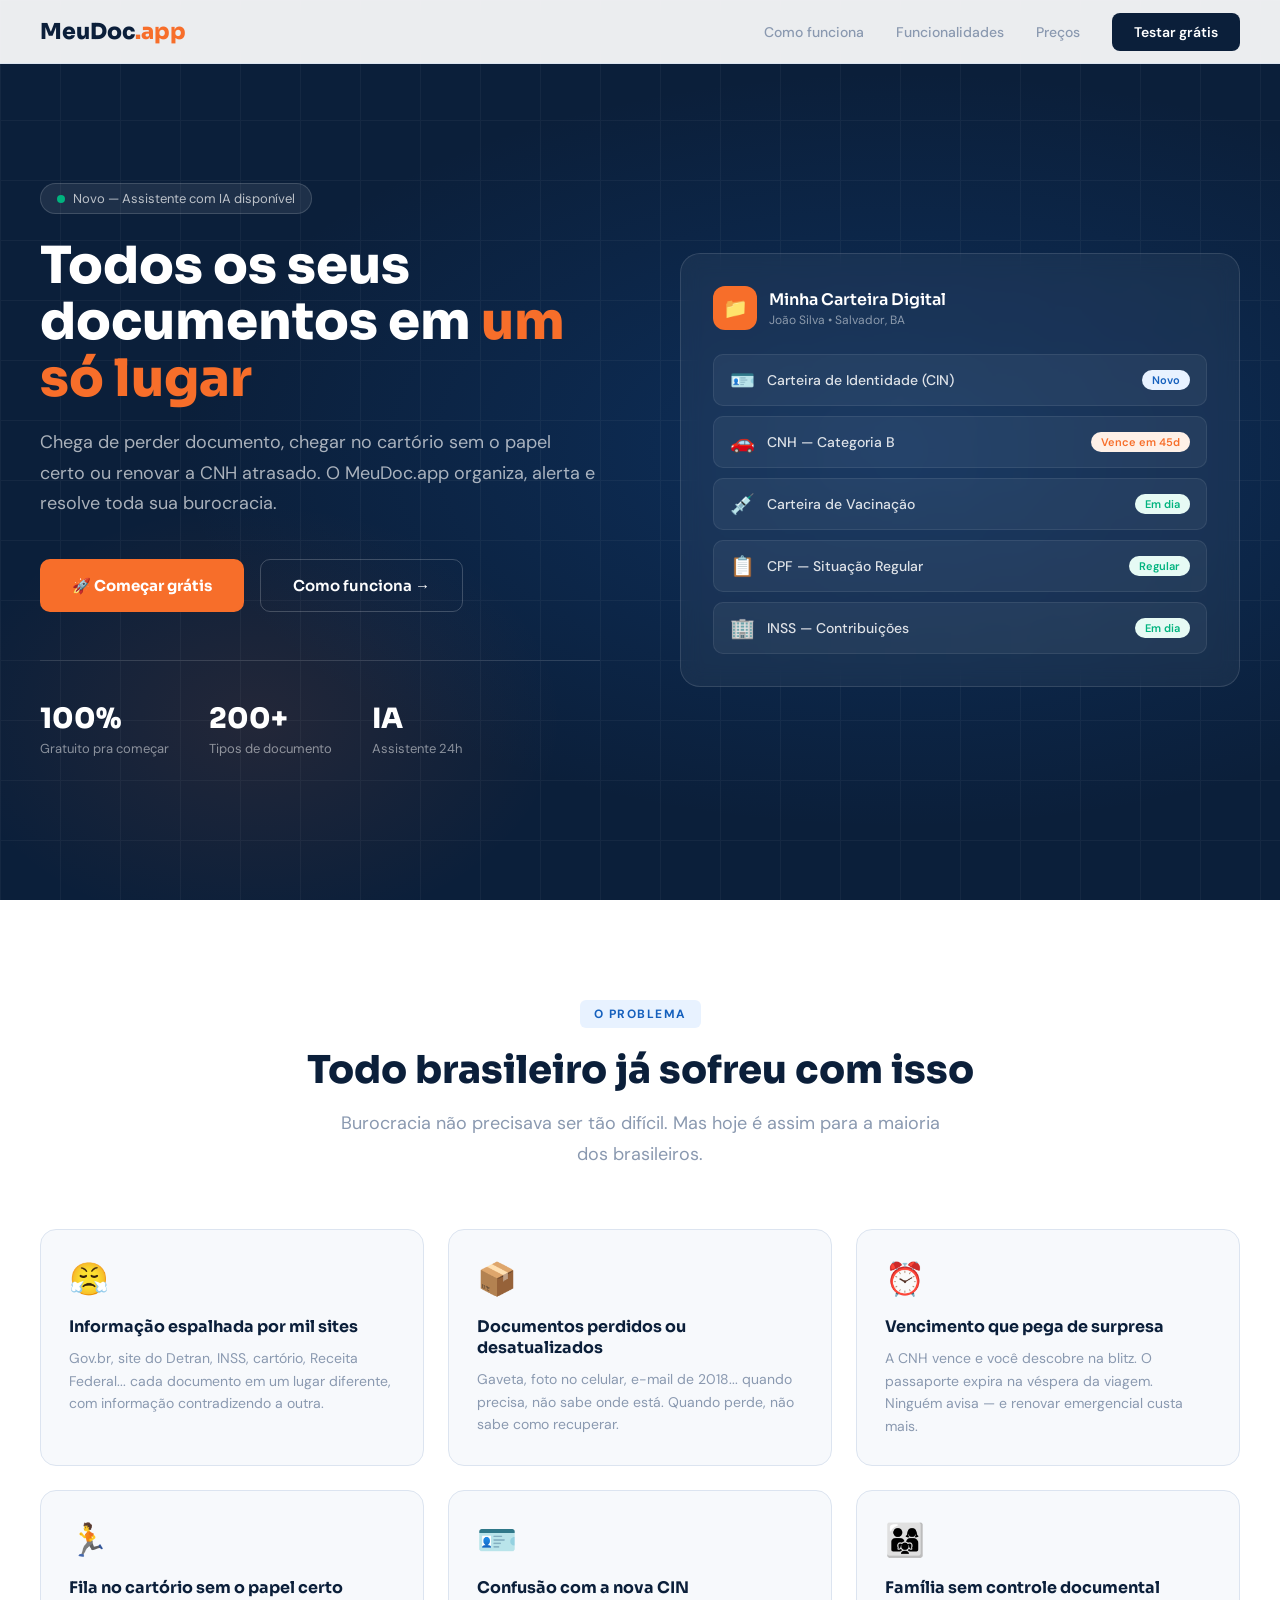
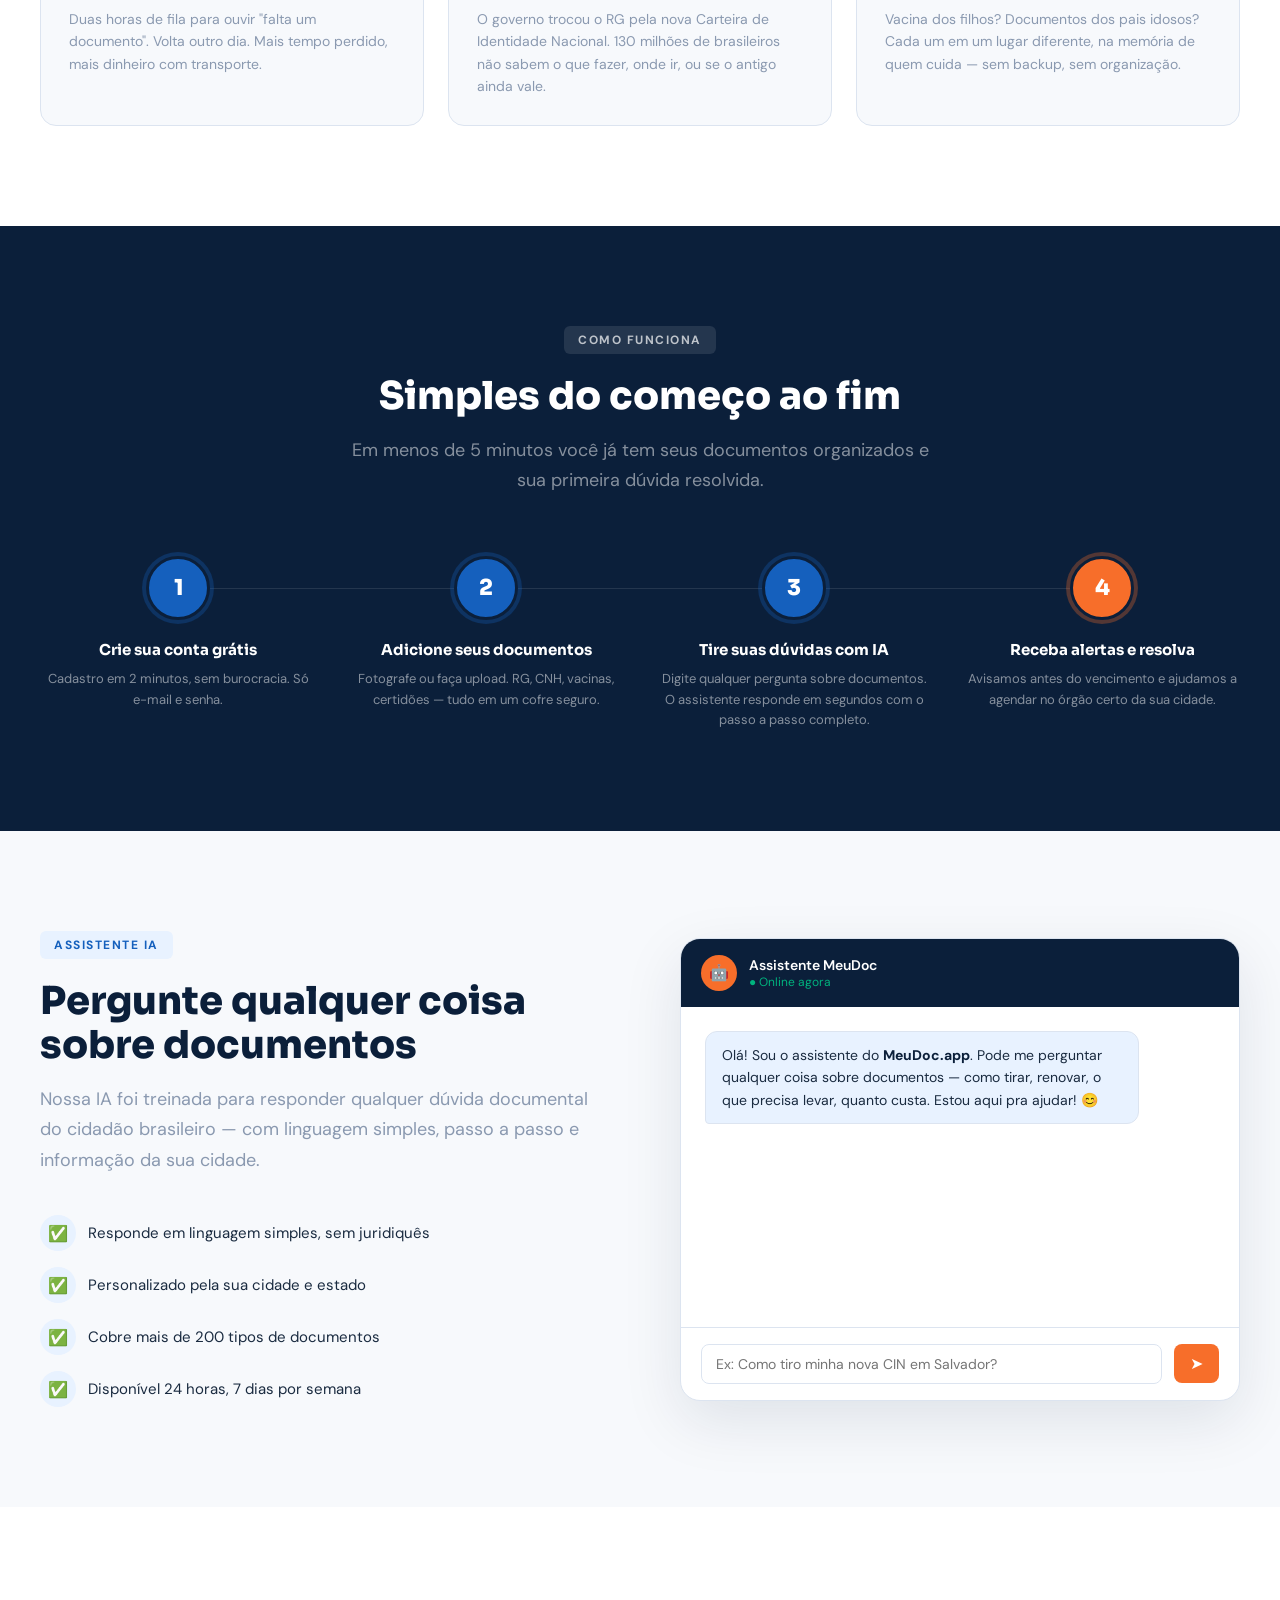
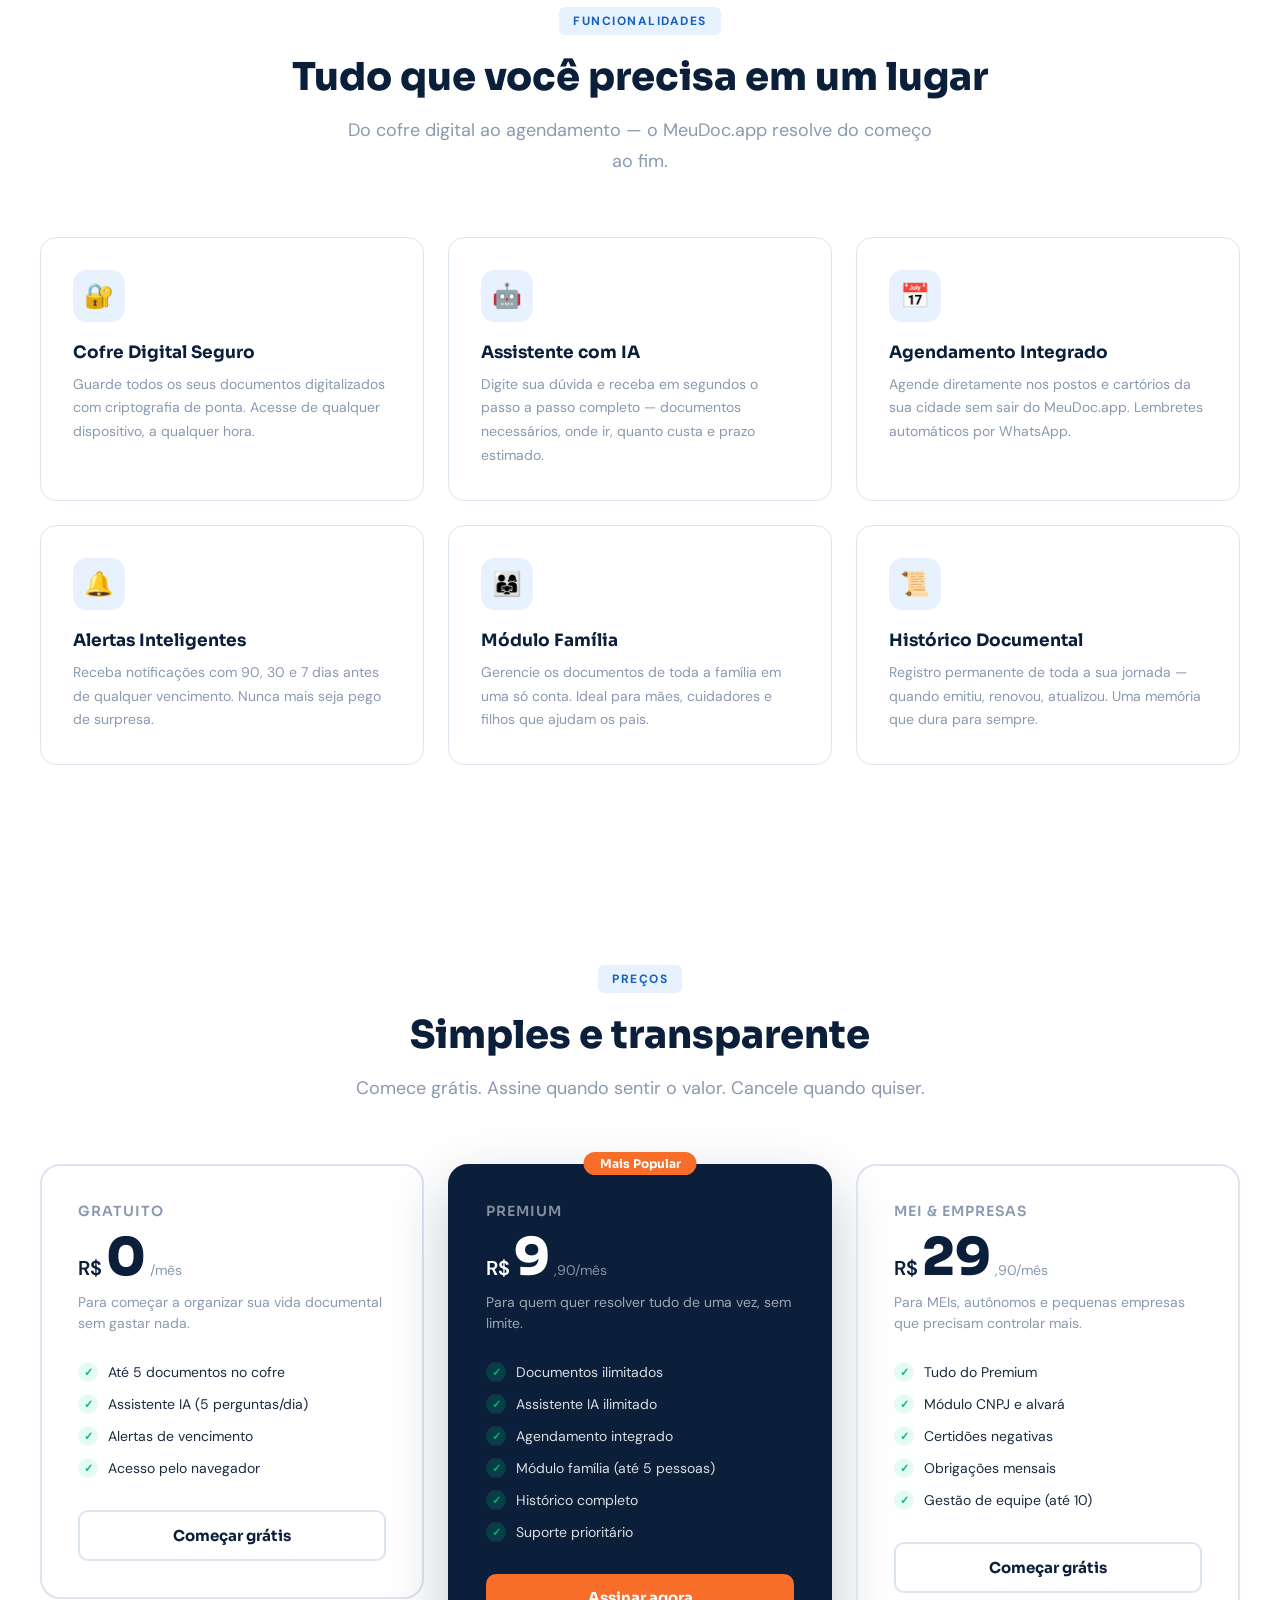
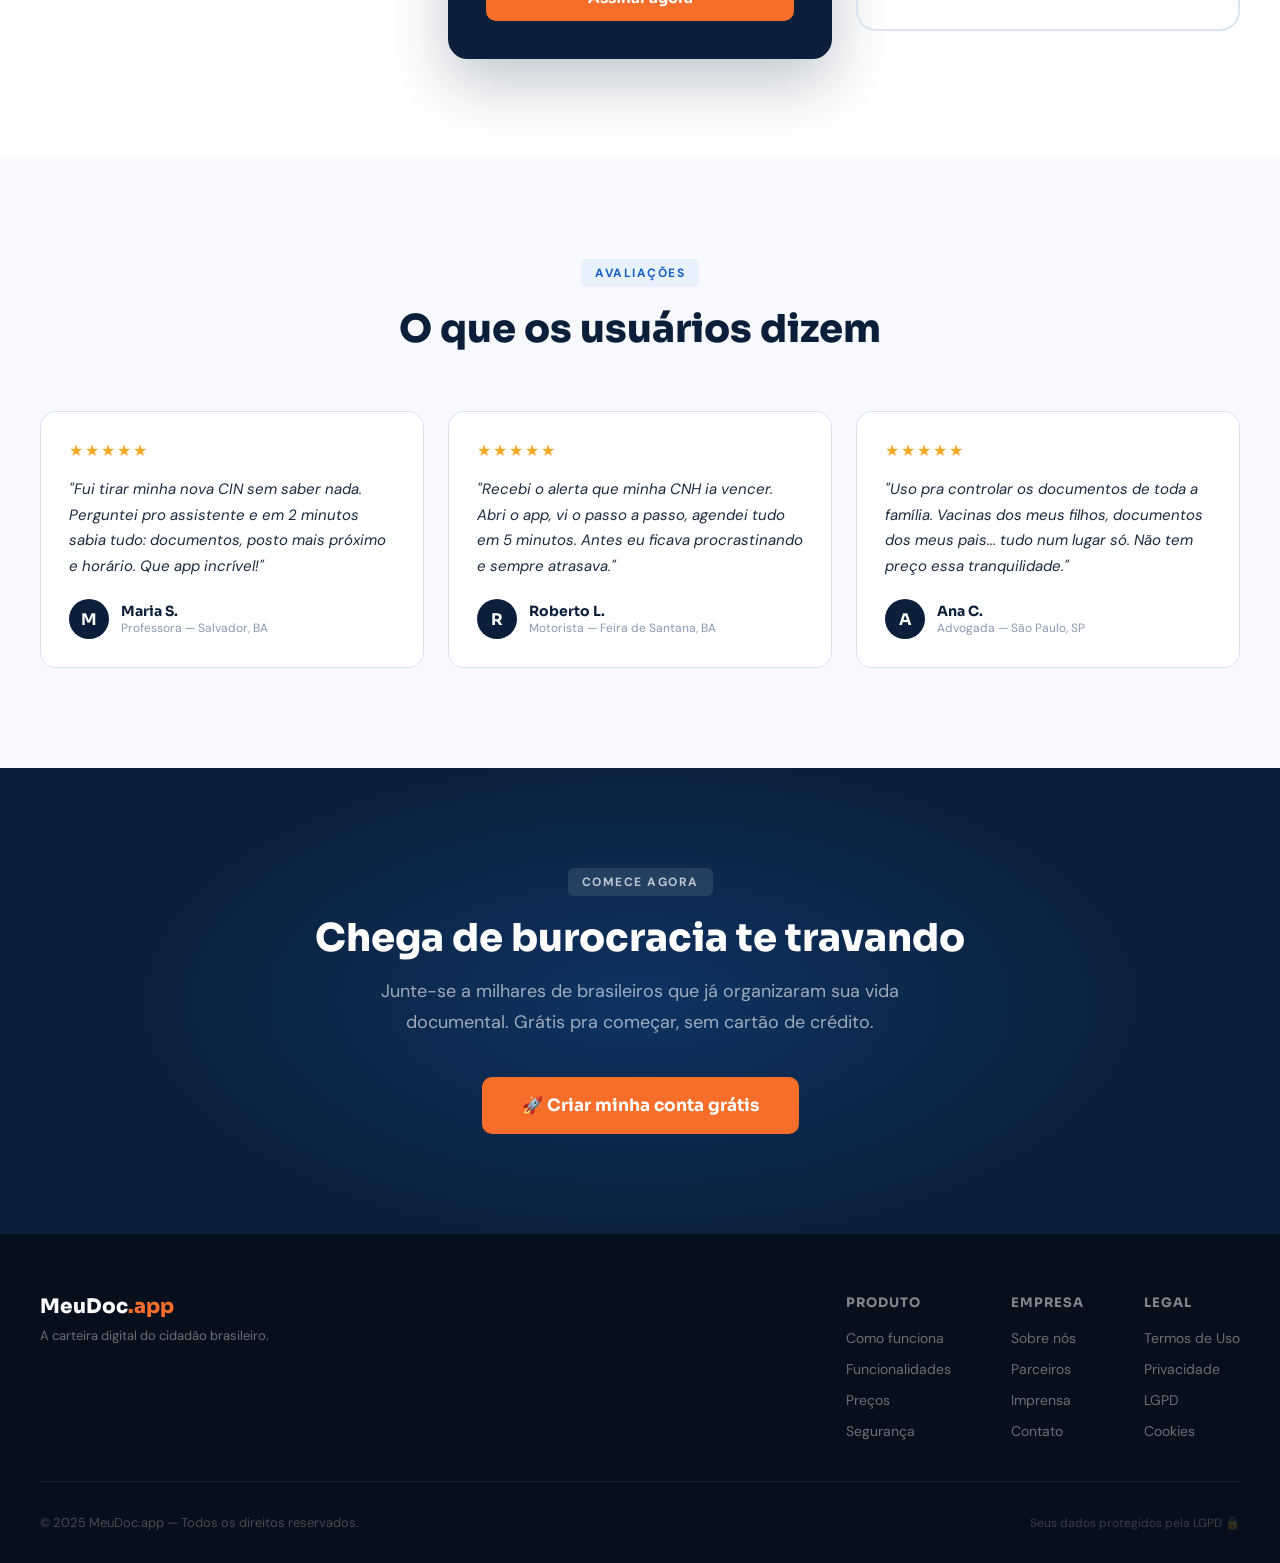
<file: meudoc (1).html>
<!DOCTYPE html>
<html lang="pt-BR">
<head>
<meta charset="UTF-8">
<meta name="viewport" content="width=device-width, initial-scale=1.0">
<title>MeuDoc.app — A carteira digital do cidadão brasileiro</title>
<link href="https://fonts.googleapis.com/css2?family=Sora:wght@300;400;500;600;700;800&family=DM+Sans:ital,wght@0,300;0,400;0,500;1,300&display=swap" rel="stylesheet">
<style>
  :root {
    --navy: #0B1F3A;
    --navy2: #0F2847;
    --blue: #1560BD;
    --blue-light: #2176D2;
    --sky: #E8F2FF;
    --green: #00B37E;
    --green-light: #E6FAF4;
    --orange: #F76E2A;
    --orange-light: #FEF0E7;
    --white: #FFFFFF;
    --off-white: #F7F9FC;
    --gray: #8A99B0;
    --border: #DCE4F0;
    --text: #1A2B40;
  }

  * { margin: 0; padding: 0; box-sizing: border-box; }

  html { scroll-behavior: smooth; }

  body {
    font-family: 'DM Sans', sans-serif;
    background: var(--white);
    color: var(--text);
    overflow-x: hidden;
  }

  /* ── NAV ── */
  nav {
    position: fixed; top: 0; left: 0; right: 0; z-index: 100;
    display: flex; align-items: center; justify-content: space-between;
    padding: 18px 40px;
    background: rgba(255,255,255,0.92);
    backdrop-filter: blur(12px);
    border-bottom: 1px solid var(--border);
  }

  .logo {
    font-family: 'Sora', sans-serif;
    font-weight: 800; font-size: 22px;
    color: var(--navy);
    text-decoration: none;
  }
  .logo span { color: var(--orange); }

  .nav-links { display: flex; gap: 32px; list-style: none; }
  .nav-links a {
    font-size: 14px; font-weight: 500; color: var(--gray);
    text-decoration: none; transition: color .2s;
  }
  .nav-links a:hover { color: var(--navy); }

  .nav-cta {
    background: var(--navy); color: var(--white) !important;
    padding: 10px 22px; border-radius: 8px;
    font-weight: 600 !important; font-size: 14px !important;
    transition: background .2s !important;
  }
  .nav-cta:hover { background: var(--blue) !important; }

  /* ── HERO ── */
  .hero {
    min-height: 100vh;
    background: var(--navy);
    display: flex; align-items: center;
    padding: 120px 40px 80px;
    position: relative;
    overflow: hidden;
  }

  .hero-bg {
    position: absolute; inset: 0;
    background:
      radial-gradient(ellipse 80% 60% at 70% 50%, rgba(21,96,189,0.25) 0%, transparent 70%),
      radial-gradient(ellipse 40% 40% at 20% 80%, rgba(247,110,42,0.1) 0%, transparent 60%);
  }

  .hero-grid {
    position: absolute; inset: 0; opacity: 0.04;
    background-image: linear-gradient(var(--white) 1px, transparent 1px),
                      linear-gradient(90deg, var(--white) 1px, transparent 1px);
    background-size: 60px 60px;
  }

  .hero-content {
    position: relative; z-index: 2;
    max-width: 1200px; margin: 0 auto;
    display: grid; grid-template-columns: 1fr 1fr; gap: 80px; align-items: center;
  }

  .hero-badge {
    display: inline-flex; align-items: center; gap: 8px;
    background: rgba(255,255,255,0.08);
    border: 1px solid rgba(255,255,255,0.15);
    border-radius: 100px; padding: 6px 16px;
    font-size: 13px; color: rgba(255,255,255,0.7);
    margin-bottom: 24px;
  }

  .hero-badge span {
    width: 8px; height: 8px; border-radius: 50%;
    background: var(--green); display: inline-block;
    animation: pulse 2s infinite;
  }

  @keyframes pulse {
    0%, 100% { opacity: 1; transform: scale(1); }
    50% { opacity: 0.5; transform: scale(0.8); }
  }

  .hero h1 {
    font-family: 'Sora', sans-serif;
    font-size: clamp(36px, 4vw, 58px);
    font-weight: 800; line-height: 1.1;
    color: var(--white); margin-bottom: 20px;
  }

  .hero h1 em {
    font-style: normal; color: var(--orange);
  }

  .hero p {
    font-size: 18px; line-height: 1.7;
    color: rgba(255,255,255,0.65);
    margin-bottom: 40px;
  }

  .hero-actions { display: flex; gap: 16px; flex-wrap: wrap; }

  .btn-primary {
    background: var(--orange); color: var(--white);
    padding: 16px 32px; border-radius: 10px;
    font-family: 'Sora', sans-serif;
    font-weight: 700; font-size: 15px;
    text-decoration: none; border: none; cursor: pointer;
    transition: all .25s; display: inline-flex; align-items: center; gap: 8px;
  }
  .btn-primary:hover { background: #E55A1A; transform: translateY(-2px); box-shadow: 0 8px 24px rgba(247,110,42,0.4); }

  .btn-secondary {
    background: transparent; color: var(--white);
    padding: 16px 32px; border-radius: 10px;
    font-family: 'Sora', sans-serif;
    font-weight: 600; font-size: 15px;
    text-decoration: none; border: 1px solid rgba(255,255,255,0.2);
    cursor: pointer; transition: all .25s;
  }
  .btn-secondary:hover { border-color: rgba(255,255,255,0.5); background: rgba(255,255,255,0.05); }

  .hero-stats {
    display: flex; gap: 40px; margin-top: 48px;
    padding-top: 40px; border-top: 1px solid rgba(255,255,255,0.1);
  }

  .stat-item { text-align: left; }
  .stat-number {
    font-family: 'Sora', sans-serif;
    font-size: 28px; font-weight: 800; color: var(--white);
    display: block;
  }
  .stat-label { font-size: 13px; color: rgba(255,255,255,0.5); margin-top: 4px; }

  /* Hero Card */
  .hero-card {
    background: rgba(255,255,255,0.05);
    border: 1px solid rgba(255,255,255,0.12);
    border-radius: 20px; padding: 32px;
    backdrop-filter: blur(10px);
    animation: floatUp 0.8s ease-out;
  }

  @keyframes floatUp {
    from { opacity: 0; transform: translateY(30px); }
    to { opacity: 1; transform: translateY(0); }
  }

  .card-header {
    display: flex; align-items: center; gap: 12px;
    margin-bottom: 24px;
  }

  .card-icon {
    width: 44px; height: 44px; border-radius: 12px;
    background: var(--orange); display: flex; align-items: center; justify-content: center;
    font-size: 20px;
  }

  .card-title {
    font-family: 'Sora', sans-serif;
    font-size: 16px; font-weight: 600; color: var(--white);
  }
  .card-sub { font-size: 12px; color: rgba(255,255,255,0.5); margin-top: 2px; }

  .card-docs { display: flex; flex-direction: column; gap: 10px; }

  .doc-item {
    display: flex; align-items: center; gap: 12px;
    background: rgba(255,255,255,0.05);
    border: 1px solid rgba(255,255,255,0.08);
    border-radius: 10px; padding: 12px 16px;
    transition: all .2s;
  }
  .doc-item:hover { background: rgba(255,255,255,0.1); border-color: rgba(255,255,255,0.2); }

  .doc-emoji { font-size: 20px; }
  .doc-name { font-size: 14px; font-weight: 500; color: rgba(255,255,255,0.85); flex: 1; }

  .doc-status {
    font-size: 11px; font-weight: 600; padding: 3px 10px;
    border-radius: 100px;
  }
  .status-ok { background: var(--green-light); color: var(--green); }
  .status-alert { background: var(--orange-light); color: var(--orange); }
  .status-new { background: var(--sky); color: var(--blue); }

  /* ── PROBLEM ── */
  .section {
    padding: 100px 40px;
    max-width: 1200px; margin: 0 auto;
  }

  .section-tag {
    display: inline-block;
    background: var(--sky); color: var(--blue);
    font-size: 12px; font-weight: 700; letter-spacing: 1.5px;
    text-transform: uppercase; padding: 6px 14px; border-radius: 6px;
    margin-bottom: 20px;
  }

  .section-title {
    font-family: 'Sora', sans-serif;
    font-size: clamp(28px, 3vw, 44px);
    font-weight: 800; line-height: 1.15;
    color: var(--navy); margin-bottom: 16px;
  }

  .section-sub {
    font-size: 18px; color: var(--gray); line-height: 1.7;
    max-width: 600px;
  }

  /* Pain cards */
  .pains-grid {
    display: grid; grid-template-columns: repeat(3, 1fr); gap: 24px;
    margin-top: 60px;
  }

  .pain-card {
    background: var(--off-white);
    border: 1px solid var(--border);
    border-radius: 16px; padding: 28px;
    transition: all .25s;
  }
  .pain-card:hover { transform: translateY(-4px); box-shadow: 0 12px 40px rgba(11,31,58,0.08); border-color: var(--blue); }

  .pain-icon { font-size: 32px; margin-bottom: 16px; }
  .pain-title {
    font-family: 'Sora', sans-serif;
    font-size: 16px; font-weight: 700; color: var(--navy); margin-bottom: 10px;
  }
  .pain-text { font-size: 14px; color: var(--gray); line-height: 1.6; }

  /* ── HOW IT WORKS ── */
  .how-section {
    background: var(--navy);
    padding: 100px 40px;
  }

  .how-inner { max-width: 1200px; margin: 0 auto; }

  .how-section .section-tag { background: rgba(255,255,255,0.1); color: rgba(255,255,255,0.7); }
  .how-section .section-title { color: var(--white); }
  .how-section .section-sub { color: rgba(255,255,255,0.5); }

  .steps-grid {
    display: grid; grid-template-columns: repeat(4, 1fr); gap: 32px;
    margin-top: 60px; position: relative;
  }

  .steps-grid::before {
    content: '';
    position: absolute; top: 32px; left: 10%; right: 10%;
    height: 1px; background: rgba(255,255,255,0.1);
    z-index: 0;
  }

  .step {
    text-align: center; position: relative; z-index: 1;
  }

  .step-num {
    width: 64px; height: 64px; border-radius: 50%;
    background: var(--blue); color: var(--white);
    font-family: 'Sora', sans-serif;
    font-size: 22px; font-weight: 800;
    display: flex; align-items: center; justify-content: center;
    margin: 0 auto 20px;
    border: 3px solid var(--navy);
    box-shadow: 0 0 0 4px rgba(21,96,189,0.3);
  }

  .step:nth-child(4) .step-num { background: var(--orange); box-shadow: 0 0 0 4px rgba(247,110,42,0.3); }

  .step-title {
    font-family: 'Sora', sans-serif;
    font-size: 15px; font-weight: 700; color: var(--white); margin-bottom: 10px;
  }
  .step-text { font-size: 13px; color: rgba(255,255,255,0.5); line-height: 1.6; }

  /* ── AI ASSISTANT ── */
  .assistant-section {
    padding: 100px 40px;
    background: var(--off-white);
  }

  .assistant-inner {
    max-width: 1200px; margin: 0 auto;
    display: grid; grid-template-columns: 1fr 1fr; gap: 80px; align-items: center;
  }

  .chat-window {
    background: var(--white);
    border: 1px solid var(--border);
    border-radius: 20px;
    overflow: hidden;
    box-shadow: 0 20px 60px rgba(11,31,58,0.1);
  }

  .chat-header {
    background: var(--navy); padding: 16px 20px;
    display: flex; align-items: center; gap: 12px;
  }

  .chat-avatar {
    width: 36px; height: 36px; border-radius: 50%;
    background: var(--orange);
    display: flex; align-items: center; justify-content: center;
    font-size: 16px;
  }

  .chat-info { flex: 1; }
  .chat-name { font-size: 14px; font-weight: 600; color: var(--white); }
  .chat-online { font-size: 12px; color: var(--green); }

  .chat-body { padding: 24px; display: flex; flex-direction: column; gap: 16px; min-height: 320px; }

  .msg {
    max-width: 85%;
    padding: 12px 16px; border-radius: 12px;
    font-size: 14px; line-height: 1.6;
    animation: msgIn 0.4s ease-out;
  }

  @keyframes msgIn {
    from { opacity: 0; transform: translateY(8px); }
    to { opacity: 1; transform: translateY(0); }
  }

  .msg-user {
    background: var(--navy); color: var(--white);
    align-self: flex-end; border-bottom-right-radius: 4px;
  }

  .msg-bot {
    background: var(--sky); color: var(--text);
    align-self: flex-start; border-bottom-left-radius: 4px;
    border: 1px solid var(--border);
  }

  .msg-bot strong { color: var(--navy); }

  .chat-input {
    border-top: 1px solid var(--border);
    padding: 16px 20px;
    display: flex; gap: 12px; align-items: center;
  }

  .chat-input input {
    flex: 1; border: 1px solid var(--border);
    border-radius: 8px; padding: 10px 14px;
    font-family: 'DM Sans', sans-serif; font-size: 14px;
    outline: none; color: var(--text);
    transition: border-color .2s;
  }
  .chat-input input:focus { border-color: var(--blue); }

  .chat-send {
    background: var(--orange); color: var(--white);
    border: none; border-radius: 8px;
    padding: 10px 16px; cursor: pointer;
    font-size: 16px; transition: background .2s;
  }
  .chat-send:hover { background: #E55A1A; }

  .typing {
    display: flex; align-items: center; gap: 8px;
    padding: 12px 16px;
    background: var(--sky); border: 1px solid var(--border);
    border-radius: 12px; border-bottom-left-radius: 4px;
    align-self: flex-start; max-width: 85%;
  }

  .typing span {
    width: 8px; height: 8px; border-radius: 50%;
    background: var(--blue); display: inline-block;
    animation: bounce 1.2s infinite;
  }
  .typing span:nth-child(2) { animation-delay: 0.2s; }
  .typing span:nth-child(3) { animation-delay: 0.4s; }

  @keyframes bounce {
    0%, 80%, 100% { transform: translateY(0); opacity: 0.4; }
    40% { transform: translateY(-6px); opacity: 1; }
  }

  /* ── FEATURES ── */
  .features-grid {
    display: grid; grid-template-columns: repeat(3, 1fr); gap: 24px;
    margin-top: 60px;
  }

  .feature-card {
    background: var(--white);
    border: 1px solid var(--border);
    border-radius: 16px; padding: 32px;
    transition: all .25s;
    position: relative; overflow: hidden;
  }

  .feature-card::before {
    content: ''; position: absolute;
    top: 0; left: 0; right: 0; height: 3px;
    background: linear-gradient(90deg, var(--blue), var(--orange));
    transform: scaleX(0); transform-origin: left;
    transition: transform .3s;
  }
  .feature-card:hover::before { transform: scaleX(1); }
  .feature-card:hover { transform: translateY(-4px); box-shadow: 0 16px 48px rgba(11,31,58,0.1); }

  .feature-icon {
    width: 52px; height: 52px; border-radius: 14px;
    background: var(--sky); display: flex; align-items: center; justify-content: center;
    font-size: 24px; margin-bottom: 20px;
  }

  .feature-title {
    font-family: 'Sora', sans-serif;
    font-size: 17px; font-weight: 700; color: var(--navy); margin-bottom: 10px;
  }
  .feature-text { font-size: 14px; color: var(--gray); line-height: 1.7; }

  /* ── PRICING ── */
  .pricing-section { padding: 100px 40px; background: var(--white); }
  .pricing-inner { max-width: 1200px; margin: 0 auto; }

  .pricing-grid {
    display: grid; grid-template-columns: repeat(3, 1fr); gap: 24px;
    margin-top: 60px; align-items: start;
  }

  .price-card {
    border: 2px solid var(--border);
    border-radius: 20px; padding: 36px;
    transition: all .25s; position: relative;
  }

  .price-card.featured {
    border-color: var(--navy);
    background: var(--navy);
    transform: scale(1.04);
    box-shadow: 0 24px 60px rgba(11,31,58,0.25);
  }

  .price-badge {
    position: absolute; top: -14px; left: 50%; transform: translateX(-50%);
    background: var(--orange); color: var(--white);
    font-family: 'Sora', sans-serif;
    font-size: 12px; font-weight: 700;
    padding: 4px 16px; border-radius: 100px;
    white-space: nowrap;
  }

  .price-plan {
    font-family: 'Sora', sans-serif;
    font-size: 14px; font-weight: 600;
    color: var(--gray); text-transform: uppercase;
    letter-spacing: 1px; margin-bottom: 12px;
  }

  .price-card.featured .price-plan { color: rgba(255,255,255,0.5); }

  .price-amount {
    display: flex; align-items: baseline; gap: 4px;
    margin-bottom: 8px;
  }

  .price-currency { font-size: 20px; font-weight: 600; color: var(--navy); }
  .price-number {
    font-family: 'Sora', sans-serif;
    font-size: 52px; font-weight: 800; color: var(--navy); line-height: 1;
  }
  .price-period { font-size: 14px; color: var(--gray); }

  .price-card.featured .price-currency,
  .price-card.featured .price-number { color: var(--white); }
  .price-card.featured .price-period { color: rgba(255,255,255,0.5); }

  .price-desc { font-size: 14px; color: var(--gray); margin-bottom: 28px; line-height: 1.5; }
  .price-card.featured .price-desc { color: rgba(255,255,255,0.6); }

  .price-features { list-style: none; display: flex; flex-direction: column; gap: 12px; margin-bottom: 32px; }

  .price-features li {
    display: flex; align-items: center; gap: 10px;
    font-size: 14px; color: var(--text);
  }
  .price-card.featured .price-features li { color: rgba(255,255,255,0.85); }

  .check {
    width: 20px; height: 20px; border-radius: 50%;
    background: var(--green-light); color: var(--green);
    display: flex; align-items: center; justify-content: center;
    font-size: 11px; flex-shrink: 0; font-weight: 700;
  }
  .price-card.featured .check { background: rgba(0,179,126,0.2); }

  .price-btn {
    width: 100%; padding: 14px; border-radius: 10px;
    font-family: 'Sora', sans-serif;
    font-size: 15px; font-weight: 700;
    cursor: pointer; border: none; transition: all .25s;
    text-align: center;
  }

  .price-btn-outline {
    background: transparent; color: var(--navy);
    border: 2px solid var(--border);
  }
  .price-btn-outline:hover { border-color: var(--navy); background: var(--sky); }

  .price-btn-primary {
    background: var(--orange); color: var(--white);
  }
  .price-btn-primary:hover { background: #E55A1A; transform: translateY(-2px); }

  /* ── TESTIMONIALS ── */
  .testimonials-section {
    padding: 100px 40px;
    background: var(--off-white);
  }

  .testimonials-inner { max-width: 1200px; margin: 0 auto; }

  .reviews-grid {
    display: grid; grid-template-columns: repeat(3, 1fr); gap: 24px;
    margin-top: 60px;
  }

  .review-card {
    background: var(--white);
    border: 1px solid var(--border);
    border-radius: 16px; padding: 28px;
  }

  .stars { color: #F5A623; font-size: 16px; margin-bottom: 16px; letter-spacing: 2px; }

  .review-text {
    font-size: 15px; color: var(--text); line-height: 1.7;
    margin-bottom: 20px; font-style: italic;
  }

  .reviewer { display: flex; align-items: center; gap: 12px; }

  .reviewer-avatar {
    width: 40px; height: 40px; border-radius: 50%;
    background: var(--navy); color: var(--white);
    display: flex; align-items: center; justify-content: center;
    font-family: 'Sora', sans-serif; font-weight: 700; font-size: 16px;
  }

  .reviewer-name {
    font-family: 'Sora', sans-serif;
    font-size: 14px; font-weight: 700; color: var(--navy);
  }
  .reviewer-role { font-size: 12px; color: var(--gray); }

  /* ── CTA ── */
  .cta-section {
    background: var(--navy);
    padding: 100px 40px; text-align: center;
    position: relative; overflow: hidden;
  }

  .cta-section::before {
    content: '';
    position: absolute; inset: 0;
    background: radial-gradient(ellipse 60% 80% at 50% 50%, rgba(21,96,189,0.3) 0%, transparent 70%);
  }

  .cta-inner { position: relative; z-index: 1; max-width: 700px; margin: 0 auto; }

  .cta-section .section-title { color: var(--white); margin-bottom: 16px; }
  .cta-section .section-sub { color: rgba(255,255,255,0.6); margin: 0 auto 40px; }

  /* ── FOOTER ── */
  footer {
    background: #060F1C;
    padding: 60px 40px 32px;
  }

  .footer-inner { max-width: 1200px; margin: 0 auto; }

  .footer-top {
    display: flex; justify-content: space-between; align-items: flex-start;
    padding-bottom: 40px; margin-bottom: 32px;
    border-bottom: 1px solid rgba(255,255,255,0.08);
  }

  .footer-brand .logo { font-size: 20px; }
  .footer-tagline { font-size: 13px; color: rgba(255,255,255,0.4); margin-top: 8px; }

  .footer-links { display: flex; gap: 60px; }
  .footer-col h4 {
    font-family: 'Sora', sans-serif;
    font-size: 13px; font-weight: 700; color: rgba(255,255,255,0.5);
    text-transform: uppercase; letter-spacing: 1px; margin-bottom: 16px;
  }
  .footer-col ul { list-style: none; display: flex; flex-direction: column; gap: 10px; }
  .footer-col a { font-size: 14px; color: rgba(255,255,255,0.4); text-decoration: none; transition: color .2s; }
  .footer-col a:hover { color: var(--white); }

  .footer-bottom {
    display: flex; justify-content: space-between; align-items: center;
  }

  .footer-copy { font-size: 13px; color: rgba(255,255,255,0.25); }
  .footer-lgpd { font-size: 12px; color: rgba(255,255,255,0.2); }

  /* ── RESPONSIVE ── */
  @media (max-width: 900px) {
    .hero-content { grid-template-columns: 1fr; }
    .hero-card { display: none; }
    .pains-grid, .features-grid, .pricing-grid, .reviews-grid { grid-template-columns: 1fr; }
    .steps-grid { grid-template-columns: repeat(2, 1fr); }
    .steps-grid::before { display: none; }
    .assistant-inner { grid-template-columns: 1fr; }
    .price-card.featured { transform: none; }
    nav { padding: 16px 20px; }
    .nav-links { display: none; }
    .hero { padding: 100px 20px 60px; }
    .section { padding: 60px 20px; }
    .footer-top { flex-direction: column; gap: 40px; }
    .footer-links { flex-wrap: wrap; gap: 40px; }
  }
</style>
</head>
<body>

<!-- NAV -->
<nav>
  <a href="#" class="logo">MeuDoc<span>.app</span></a>
  <ul class="nav-links">
    <li><a href="#como-funciona">Como funciona</a></li>
    <li><a href="#funcionalidades">Funcionalidades</a></li>
    <li><a href="#precos">Preços</a></li>
    <li><a href="#assistente" class="nav-cta">Testar grátis</a></li>
  </ul>
</nav>

<!-- HERO -->
<section class="hero">
  <div class="hero-bg"></div>
  <div class="hero-grid"></div>
  <div class="hero-content">
    <div>
      <div class="hero-badge">
        <span></span>
        Novo — Assistente com IA disponível
      </div>
      <h1>Todos os seus documentos em <em>um só lugar</em></h1>
      <p>Chega de perder documento, chegar no cartório sem o papel certo ou renovar a CNH atrasado. O MeuDoc.app organiza, alerta e resolve toda sua burocracia.</p>
      <div class="hero-actions">
        <a href="#assistente" class="btn-primary">🚀 Começar grátis</a>
        <a href="#como-funciona" class="btn-secondary">Como funciona →</a>
      </div>
      <div class="hero-stats">
        <div class="stat-item">
          <span class="stat-number">100%</span>
          <div class="stat-label">Gratuito pra começar</div>
        </div>
        <div class="stat-item">
          <span class="stat-number">200+</span>
          <div class="stat-label">Tipos de documento</div>
        </div>
        <div class="stat-item">
          <span class="stat-number">IA</span>
          <div class="stat-label">Assistente 24h</div>
        </div>
      </div>
    </div>
    <div class="hero-card">
      <div class="card-header">
        <div class="card-icon">📁</div>
        <div>
          <div class="card-title">Minha Carteira Digital</div>
          <div class="card-sub">João Silva • Salvador, BA</div>
        </div>
      </div>
      <div class="card-docs">
        <div class="doc-item">
          <span class="doc-emoji">🪪</span>
          <span class="doc-name">Carteira de Identidade (CIN)</span>
          <span class="doc-status status-new">Novo</span>
        </div>
        <div class="doc-item">
          <span class="doc-emoji">🚗</span>
          <span class="doc-name">CNH — Categoria B</span>
          <span class="doc-status status-alert">Vence em 45d</span>
        </div>
        <div class="doc-item">
          <span class="doc-emoji">💉</span>
          <span class="doc-name">Carteira de Vacinação</span>
          <span class="doc-status status-ok">Em dia</span>
        </div>
        <div class="doc-item">
          <span class="doc-emoji">📋</span>
          <span class="doc-name">CPF — Situação Regular</span>
          <span class="doc-status status-ok">Regular</span>
        </div>
        <div class="doc-item">
          <span class="doc-emoji">🏢</span>
          <span class="doc-name">INSS — Contribuições</span>
          <span class="doc-status status-ok">Em dia</span>
        </div>
      </div>
    </div>
  </div>
</section>

<!-- PROBLEM -->
<section style="padding: 100px 40px; background: white;">
  <div style="max-width: 1200px; margin: 0 auto;">
    <div style="text-align: center; margin-bottom: 60px;">
      <div class="section-tag">O Problema</div>
      <h2 class="section-title">Todo brasileiro já sofreu com isso</h2>
      <p class="section-sub" style="margin: 0 auto;">Burocracia não precisava ser tão difícil. Mas hoje é assim para a maioria dos brasileiros.</p>
    </div>
    <div class="pains-grid">
      <div class="pain-card">
        <div class="pain-icon">😤</div>
        <div class="pain-title">Informação espalhada por mil sites</div>
        <p class="pain-text">Gov.br, site do Detran, INSS, cartório, Receita Federal... cada documento em um lugar diferente, com informação contradizendo a outra.</p>
      </div>
      <div class="pain-card">
        <div class="pain-icon">📦</div>
        <div class="pain-title">Documentos perdidos ou desatualizados</div>
        <p class="pain-text">Gaveta, foto no celular, e-mail de 2018... quando precisa, não sabe onde está. Quando perde, não sabe como recuperar.</p>
      </div>
      <div class="pain-card">
        <div class="pain-icon">⏰</div>
        <div class="pain-title">Vencimento que pega de surpresa</div>
        <p class="pain-text">A CNH vence e você descobre na blitz. O passaporte expira na véspera da viagem. Ninguém avisa — e renovar emergencial custa mais.</p>
      </div>
      <div class="pain-card">
        <div class="pain-icon">🏃</div>
        <div class="pain-title">Fila no cartório sem o papel certo</div>
        <p class="pain-text">Duas horas de fila para ouvir "falta um documento". Volta outro dia. Mais tempo perdido, mais dinheiro com transporte.</p>
      </div>
      <div class="pain-card">
        <div class="pain-icon">🪪</div>
        <div class="pain-title">Confusão com a nova CIN</div>
        <p class="pain-text">O governo trocou o RG pela nova Carteira de Identidade Nacional. 130 milhões de brasileiros não sabem o que fazer, onde ir, ou se o antigo ainda vale.</p>
      </div>
      <div class="pain-card">
        <div class="pain-icon">👨‍👩‍👧</div>
        <div class="pain-title">Família sem controle documental</div>
        <p class="pain-text">Vacina dos filhos? Documentos dos pais idosos? Cada um em um lugar diferente, na memória de quem cuida — sem backup, sem organização.</p>
      </div>
    </div>
  </div>
</section>

<!-- HOW IT WORKS -->
<section class="how-section" id="como-funciona">
  <div class="how-inner">
    <div style="text-align: center; margin-bottom: 60px;">
      <div class="section-tag">Como Funciona</div>
      <h2 class="section-title">Simples do começo ao fim</h2>
      <p class="section-sub" style="margin: 0 auto;">Em menos de 5 minutos você já tem seus documentos organizados e sua primeira dúvida resolvida.</p>
    </div>
    <div class="steps-grid">
      <div class="step">
        <div class="step-num">1</div>
        <div class="step-title">Crie sua conta grátis</div>
        <p class="step-text">Cadastro em 2 minutos, sem burocracia. Só e-mail e senha.</p>
      </div>
      <div class="step">
        <div class="step-num">2</div>
        <div class="step-title">Adicione seus documentos</div>
        <p class="step-text">Fotografe ou faça upload. RG, CNH, vacinas, certidões — tudo em um cofre seguro.</p>
      </div>
      <div class="step">
        <div class="step-num">3</div>
        <div class="step-title">Tire suas dúvidas com IA</div>
        <p class="step-text">Digite qualquer pergunta sobre documentos. O assistente responde em segundos com o passo a passo completo.</p>
      </div>
      <div class="step">
        <div class="step-num">4</div>
        <div class="step-title">Receba alertas e resolva</div>
        <p class="step-text">Avisamos antes do vencimento e ajudamos a agendar no órgão certo da sua cidade.</p>
      </div>
    </div>
  </div>
</section>

<!-- AI ASSISTANT DEMO -->
<section class="assistant-section" id="assistente">
  <div class="assistant-inner">
    <div>
      <div class="section-tag">Assistente IA</div>
      <h2 class="section-title">Pergunte qualquer coisa sobre documentos</h2>
      <p class="section-sub">Nossa IA foi treinada para responder qualquer dúvida documental do cidadão brasileiro — com linguagem simples, passo a passo e informação da sua cidade.</p>
      <div style="display: flex; flex-direction: column; gap: 16px; margin-top: 40px;">
        <div style="display: flex; align-items: center; gap: 12px;">
          <div style="width: 36px; height: 36px; border-radius: 50%; background: var(--sky); display: flex; align-items: center; justify-content: center; font-size: 16px; flex-shrink: 0;">✅</div>
          <p style="font-size: 15px; color: var(--text);">Responde em linguagem simples, sem juridiquês</p>
        </div>
        <div style="display: flex; align-items: center; gap: 12px;">
          <div style="width: 36px; height: 36px; border-radius: 50%; background: var(--sky); display: flex; align-items: center; justify-content: center; font-size: 16px; flex-shrink: 0;">✅</div>
          <p style="font-size: 15px; color: var(--text);">Personalizado pela sua cidade e estado</p>
        </div>
        <div style="display: flex; align-items: center; gap: 12px;">
          <div style="width: 36px; height: 36px; border-radius: 50%; background: var(--sky); display: flex; align-items: center; justify-content: center; font-size: 16px; flex-shrink: 0;">✅</div>
          <p style="font-size: 15px; color: var(--text);">Cobre mais de 200 tipos de documentos</p>
        </div>
        <div style="display: flex; align-items: center; gap: 12px;">
          <div style="width: 36px; height: 36px; border-radius: 50%; background: var(--sky); display: flex; align-items: center; justify-content: center; font-size: 16px; flex-shrink: 0;">✅</div>
          <p style="font-size: 15px; color: var(--text);">Disponível 24 horas, 7 dias por semana</p>
        </div>
      </div>
    </div>
    <div class="chat-window">
      <div class="chat-header">
        <div class="chat-avatar">🤖</div>
        <div class="chat-info">
          <div class="chat-name">Assistente MeuDoc</div>
          <div class="chat-online">● Online agora</div>
        </div>
      </div>
      <div class="chat-body" id="chatBody">
        <div class="msg msg-bot">Olá! Sou o assistente do <strong>MeuDoc.app</strong>. Pode me perguntar qualquer coisa sobre documentos — como tirar, renovar, o que precisa levar, quanto custa. Estou aqui pra ajudar! 😊</div>
      </div>
      <div class="chat-input">
        <input type="text" id="chatInput" placeholder="Ex: Como tiro minha nova CIN em Salvador?" />
        <button class="chat-send" onclick="sendMessage()">➤</button>
      </div>
    </div>
  </div>
</section>

<!-- FEATURES -->
<section style="padding: 100px 40px; background: white;" id="funcionalidades">
  <div style="max-width: 1200px; margin: 0 auto;">
    <div style="text-align: center; margin-bottom: 60px;">
      <div class="section-tag">Funcionalidades</div>
      <h2 class="section-title">Tudo que você precisa em um lugar</h2>
      <p class="section-sub" style="margin: 0 auto;">Do cofre digital ao agendamento — o MeuDoc.app resolve do começo ao fim.</p>
    </div>
    <div class="features-grid">
      <div class="feature-card">
        <div class="feature-icon">🔐</div>
        <div class="feature-title">Cofre Digital Seguro</div>
        <p class="feature-text">Guarde todos os seus documentos digitalizados com criptografia de ponta. Acesse de qualquer dispositivo, a qualquer hora.</p>
      </div>
      <div class="feature-card">
        <div class="feature-icon">🤖</div>
        <div class="feature-title">Assistente com IA</div>
        <p class="feature-text">Digite sua dúvida e receba em segundos o passo a passo completo — documentos necessários, onde ir, quanto custa e prazo estimado.</p>
      </div>
      <div class="feature-card">
        <div class="feature-icon">📅</div>
        <div class="feature-title">Agendamento Integrado</div>
        <p class="feature-text">Agende diretamente nos postos e cartórios da sua cidade sem sair do MeuDoc.app. Lembretes automáticos por WhatsApp.</p>
      </div>
      <div class="feature-card">
        <div class="feature-icon">🔔</div>
        <div class="feature-title">Alertas Inteligentes</div>
        <p class="feature-text">Receba notificações com 90, 30 e 7 dias antes de qualquer vencimento. Nunca mais seja pego de surpresa.</p>
      </div>
      <div class="feature-card">
        <div class="feature-icon">👨‍👩‍👧</div>
        <div class="feature-title">Módulo Família</div>
        <p class="feature-text">Gerencie os documentos de toda a família em uma só conta. Ideal para mães, cuidadores e filhos que ajudam os pais.</p>
      </div>
      <div class="feature-card">
        <div class="feature-icon">📜</div>
        <div class="feature-title">Histórico Documental</div>
        <p class="feature-text">Registro permanente de toda a sua jornada — quando emitiu, renovou, atualizou. Uma memória que dura para sempre.</p>
      </div>
    </div>
  </div>
</section>

<!-- PRICING -->
<section class="pricing-section" id="precos">
  <div class="pricing-inner">
    <div style="text-align: center; margin-bottom: 60px;">
      <div class="section-tag">Preços</div>
      <h2 class="section-title">Simples e transparente</h2>
      <p class="section-sub" style="margin: 0 auto;">Comece grátis. Assine quando sentir o valor. Cancele quando quiser.</p>
    </div>
    <div class="pricing-grid">
      <div class="price-card">
        <div class="price-plan">Gratuito</div>
        <div class="price-amount">
          <span class="price-currency">R$</span>
          <span class="price-number">0</span>
          <span class="price-period">/mês</span>
        </div>
        <p class="price-desc">Para começar a organizar sua vida documental sem gastar nada.</p>
        <ul class="price-features">
          <li><div class="check">✓</div> Até 5 documentos no cofre</li>
          <li><div class="check">✓</div> Assistente IA (5 perguntas/dia)</li>
          <li><div class="check">✓</div> Alertas de vencimento</li>
          <li><div class="check">✓</div> Acesso pelo navegador</li>
        </ul>
        <button class="price-btn price-btn-outline">Começar grátis</button>
      </div>
      <div class="price-card featured">
        <div class="price-badge">Mais Popular</div>
        <div class="price-plan">Premium</div>
        <div class="price-amount">
          <span class="price-currency">R$</span>
          <span class="price-number">9</span>
          <span class="price-period">,90/mês</span>
        </div>
        <p class="price-desc">Para quem quer resolver tudo de uma vez, sem limite.</p>
        <ul class="price-features">
          <li><div class="check">✓</div> Documentos ilimitados</li>
          <li><div class="check">✓</div> Assistente IA ilimitado</li>
          <li><div class="check">✓</div> Agendamento integrado</li>
          <li><div class="check">✓</div> Módulo família (até 5 pessoas)</li>
          <li><div class="check">✓</div> Histórico completo</li>
          <li><div class="check">✓</div> Suporte prioritário</li>
        </ul>
        <button class="price-btn price-btn-primary">Assinar agora</button>
      </div>
      <div class="price-card">
        <div class="price-plan">MEI & Empresas</div>
        <div class="price-amount">
          <span class="price-currency">R$</span>
          <span class="price-number">29</span>
          <span class="price-period">,90/mês</span>
        </div>
        <p class="price-desc">Para MEIs, autônomos e pequenas empresas que precisam controlar mais.</p>
        <ul class="price-features">
          <li><div class="check">✓</div> Tudo do Premium</li>
          <li><div class="check">✓</div> Módulo CNPJ e alvará</li>
          <li><div class="check">✓</div> Certidões negativas</li>
          <li><div class="check">✓</div> Obrigações mensais</li>
          <li><div class="check">✓</div> Gestão de equipe (até 10)</li>
        </ul>
        <button class="price-btn price-btn-outline">Começar grátis</button>
      </div>
    </div>
  </div>
</section>

<!-- TESTIMONIALS -->
<section class="testimonials-section">
  <div class="testimonials-inner">
    <div style="text-align: center; margin-bottom: 60px;">
      <div class="section-tag">Avaliações</div>
      <h2 class="section-title">O que os usuários dizem</h2>
    </div>
    <div class="reviews-grid">
      <div class="review-card">
        <div class="stars">★★★★★</div>
        <p class="review-text">"Fui tirar minha nova CIN sem saber nada. Perguntei pro assistente e em 2 minutos sabia tudo: documentos, posto mais próximo e horário. Que app incrível!"</p>
        <div class="reviewer">
          <div class="reviewer-avatar">M</div>
          <div>
            <div class="reviewer-name">Maria S.</div>
            <div class="reviewer-role">Professora — Salvador, BA</div>
          </div>
        </div>
      </div>
      <div class="review-card">
        <div class="stars">★★★★★</div>
        <p class="review-text">"Recebi o alerta que minha CNH ia vencer. Abri o app, vi o passo a passo, agendei tudo em 5 minutos. Antes eu ficava procrastinando e sempre atrasava."</p>
        <div class="reviewer">
          <div class="reviewer-avatar">R</div>
          <div>
            <div class="reviewer-name">Roberto L.</div>
            <div class="reviewer-role">Motorista — Feira de Santana, BA</div>
          </div>
        </div>
      </div>
      <div class="review-card">
        <div class="stars">★★★★★</div>
        <p class="review-text">"Uso pra controlar os documentos de toda a família. Vacinas dos meus filhos, documentos dos meus pais... tudo num lugar só. Não tem preço essa tranquilidade."</p>
        <div class="reviewer">
          <div class="reviewer-avatar">A</div>
          <div>
            <div class="reviewer-name">Ana C.</div>
            <div class="reviewer-role">Advogada — São Paulo, SP</div>
          </div>
        </div>
      </div>
    </div>
  </div>
</section>

<!-- CTA -->
<section class="cta-section">
  <div class="cta-inner">
    <div class="section-tag" style="background: rgba(255,255,255,0.1); color: rgba(255,255,255,0.7);">Comece agora</div>
    <h2 class="section-title">Chega de burocracia te travando</h2>
    <p class="section-sub">Junte-se a milhares de brasileiros que já organizaram sua vida documental. Grátis pra começar, sem cartão de crédito.</p>
    <a href="#assistente" class="btn-primary" style="font-size: 17px; padding: 18px 40px;">🚀 Criar minha conta grátis</a>
  </div>
</section>

<!-- FOOTER -->
<footer>
  <div class="footer-inner">
    <div class="footer-top">
      <div class="footer-brand">
        <a href="#" class="logo" style="color: white;">MeuDoc<span>.app</span></a>
        <p class="footer-tagline">A carteira digital do cidadão brasileiro.</p>
      </div>
      <div class="footer-links">
        <div class="footer-col">
          <h4>Produto</h4>
          <ul>
            <li><a href="#">Como funciona</a></li>
            <li><a href="#">Funcionalidades</a></li>
            <li><a href="#">Preços</a></li>
            <li><a href="#">Segurança</a></li>
          </ul>
        </div>
        <div class="footer-col">
          <h4>Empresa</h4>
          <ul>
            <li><a href="#">Sobre nós</a></li>
            <li><a href="#">Parceiros</a></li>
            <li><a href="#">Imprensa</a></li>
            <li><a href="#">Contato</a></li>
          </ul>
        </div>
        <div class="footer-col">
          <h4>Legal</h4>
          <ul>
            <li><a href="#">Termos de Uso</a></li>
            <li><a href="#">Privacidade</a></li>
            <li><a href="#">LGPD</a></li>
            <li><a href="#">Cookies</a></li>
          </ul>
        </div>
      </div>
    </div>
    <div class="footer-bottom">
      <p class="footer-copy">© 2025 MeuDoc.app — Todos os direitos reservados.</p>
      <p class="footer-lgpd">Seus dados protegidos pela LGPD 🔒</p>
    </div>
  </div>
</footer>

<script>
const SYSTEM_PROMPT = `Você é o assistente de documentos do MeuDoc.app, uma plataforma brasileira que ajuda cidadãos a resolverem qualquer questão documental.

Seu papel é responder perguntas sobre documentos brasileiros de forma clara, simples e direta — como um amigo que entende bem de burocracia.

Para cada dúvida, responda com:
1. O que é necessário (documentos, requisitos)
2. Onde fazer (órgão responsável)
3. Como fazer (passo a passo simples)
4. Quanto custa (valores aproximados)
5. Quanto tempo leva

Use linguagem simples, sem juridiquês. Use emojis com moderação para facilitar a leitura. Seja conciso mas completo.

Se o usuário mencionar uma cidade específica, personalize a resposta para aquela localidade.

Documentos que você conhece muito bem: CIN/RG, CPF, CNH, Passaporte, Certidão de Nascimento, Certidão de Casamento, INSS, MEI, CNPJ, Carteira de Trabalho, Título de Eleitor, Certidão de Óbito, Carteira de Vacinação, entre outros documentos brasileiros.`;

async function sendMessage() {
  const input = document.getElementById('chatInput');
  const chatBody = document.getElementById('chatBody');
  const msg = input.value.trim();
  if (!msg) return;

  // User message
  const userDiv = document.createElement('div');
  userDiv.className = 'msg msg-user';
  userDiv.textContent = msg;
  chatBody.appendChild(userDiv);
  input.value = '';
  chatBody.scrollTop = chatBody.scrollHeight;

  // Typing indicator
  const typing = document.createElement('div');
  typing.className = 'typing';
  typing.innerHTML = '<span></span><span></span><span></span>';
  chatBody.appendChild(typing);
  chatBody.scrollTop = chatBody.scrollHeight;

  try {
    const response = await fetch('https://api.anthropic.com/v1/messages', {
      method: 'POST',
      headers: { 'Content-Type': 'application/json' },
      body: JSON.stringify({
        model: 'claude-sonnet-4-20250514',
        max_tokens: 1000,
        system: SYSTEM_PROMPT,
        messages: [{ role: 'user', content: msg }]
      })
    });

    const data = await response.json();
    typing.remove();

    const botDiv = document.createElement('div');
    botDiv.className = 'msg msg-bot';
    const text = data.content?.[0]?.text || 'Desculpe, não consegui processar sua pergunta. Tente novamente!';
    botDiv.innerHTML = text.replace(/\n/g, '<br>').replace(/\*\*(.*?)\*\*/g, '<strong>$1</strong>');
    chatBody.appendChild(botDiv);
    chatBody.scrollTop = chatBody.scrollHeight;

  } catch (e) {
    typing.remove();
    const errDiv = document.createElement('div');
    errDiv.className = 'msg msg-bot';
    errDiv.textContent = 'Ops! Algo deu errado. Tente novamente em instantes.';
    chatBody.appendChild(errDiv);
  }
}

document.getElementById('chatInput').addEventListener('keydown', e => {
  if (e.key === 'Enter') sendMessage();
});

// Animate elements on scroll
const observer = new IntersectionObserver((entries) => {
  entries.forEach(entry => {
    if (entry.isIntersecting) {
      entry.target.style.opacity = '1';
      entry.target.style.transform = 'translateY(0)';
    }
  });
}, { threshold: 0.1 });

document.querySelectorAll('.pain-card, .feature-card, .price-card, .review-card, .step').forEach(el => {
  el.style.opacity = '0';
  el.style.transform = 'translateY(20px)';
  el.style.transition = 'opacity 0.5s ease, transform 0.5s ease';
  observer.observe(el);
});
</script>
</body>
</html>
</file>
